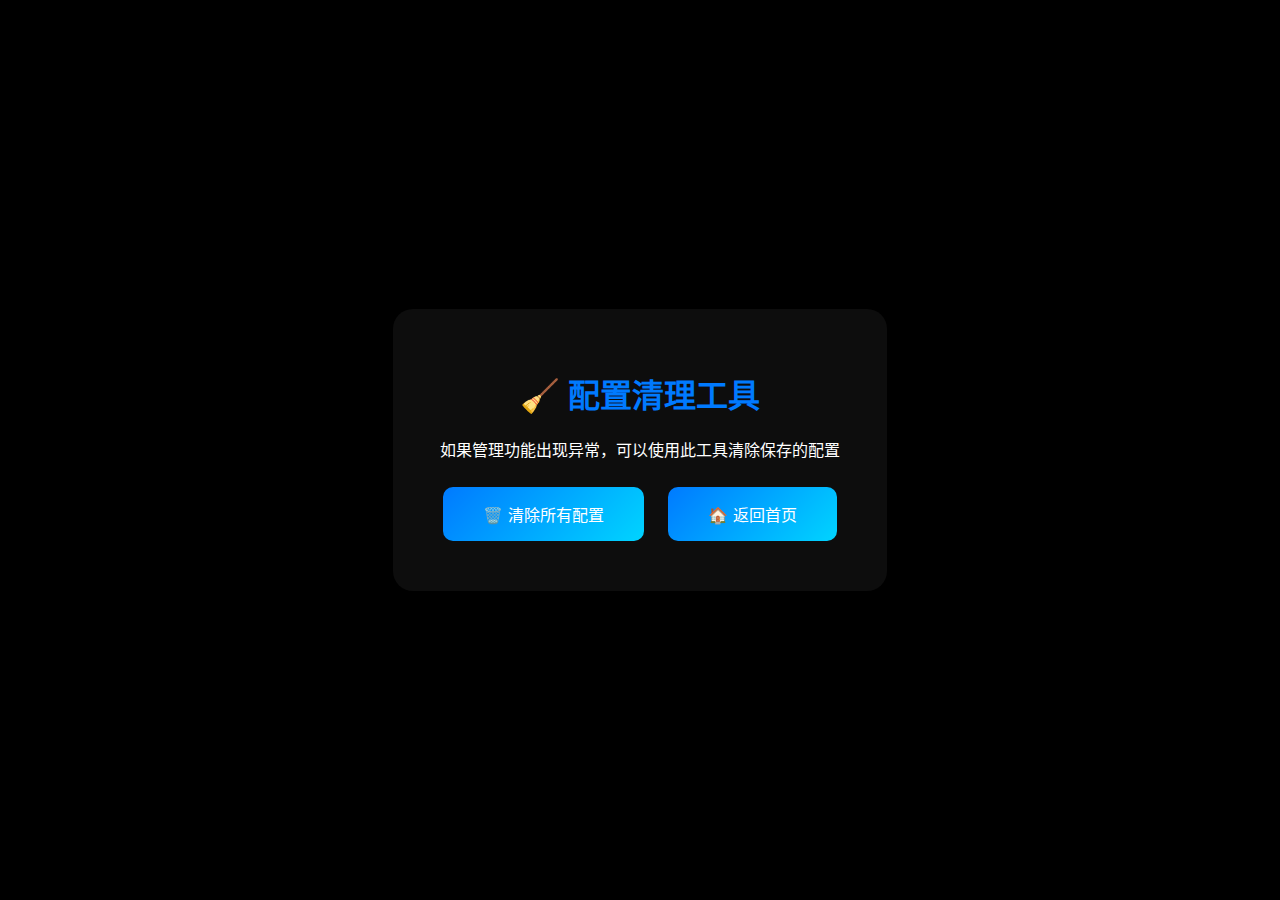
<file: clear.html>
<!DOCTYPE html>
<html lang="zh-CN">
<head>
    <meta charset="UTF-8">
    <meta name="viewport" content="width=device-width, initial-scale=1.0">
    <title>清除配置</title>
    <style>
        body {
            font-family: -apple-system, BlinkMacSystemFont, sans-serif;
            background: #000;
            color: #fff;
            display: flex;
            justify-content: center;
            align-items: center;
            height: 100vh;
            margin: 0;
        }
        .container {
            text-align: center;
            padding: 40px;
            background: rgba(255,255,255,0.05);
            border-radius: 20px;
        }
        h1 { color: #007AFF; }
        button {
            padding: 15px 40px;
            font-size: 16px;
            background: linear-gradient(135deg, #007AFF, #00D4FF);
            border: none;
            border-radius: 10px;
            color: white;
            cursor: pointer;
            margin: 10px;
        }
        button:hover { transform: scale(1.05); }
        .success { color: #34C759; margin-top: 20px; }
    </style>
</head>
<body>
    <div class="container">
        <h1>🧹 配置清理工具</h1>
        <p>如果管理功能出现异常，可以使用此工具清除保存的配置</p>
        <button onclick="clearAll()">🗑️ 清除所有配置</button>
        <button onclick="location.href='/'">🏠 返回首页</button>
        <div id="result"></div>
    </div>
    <script>
        function clearAll() {
            localStorage.removeItem('siteConfig');
            localStorage.removeItem('currentUser');
            localStorage.removeItem('currentRole');
            localStorage.removeItem('loginExpiry');
            document.getElementById('result').innerHTML = 
                '<p class="success">✅ 配置已清除！请返回首页刷新页面</p>';
        }
    </script>
</body>
</html>
</file>
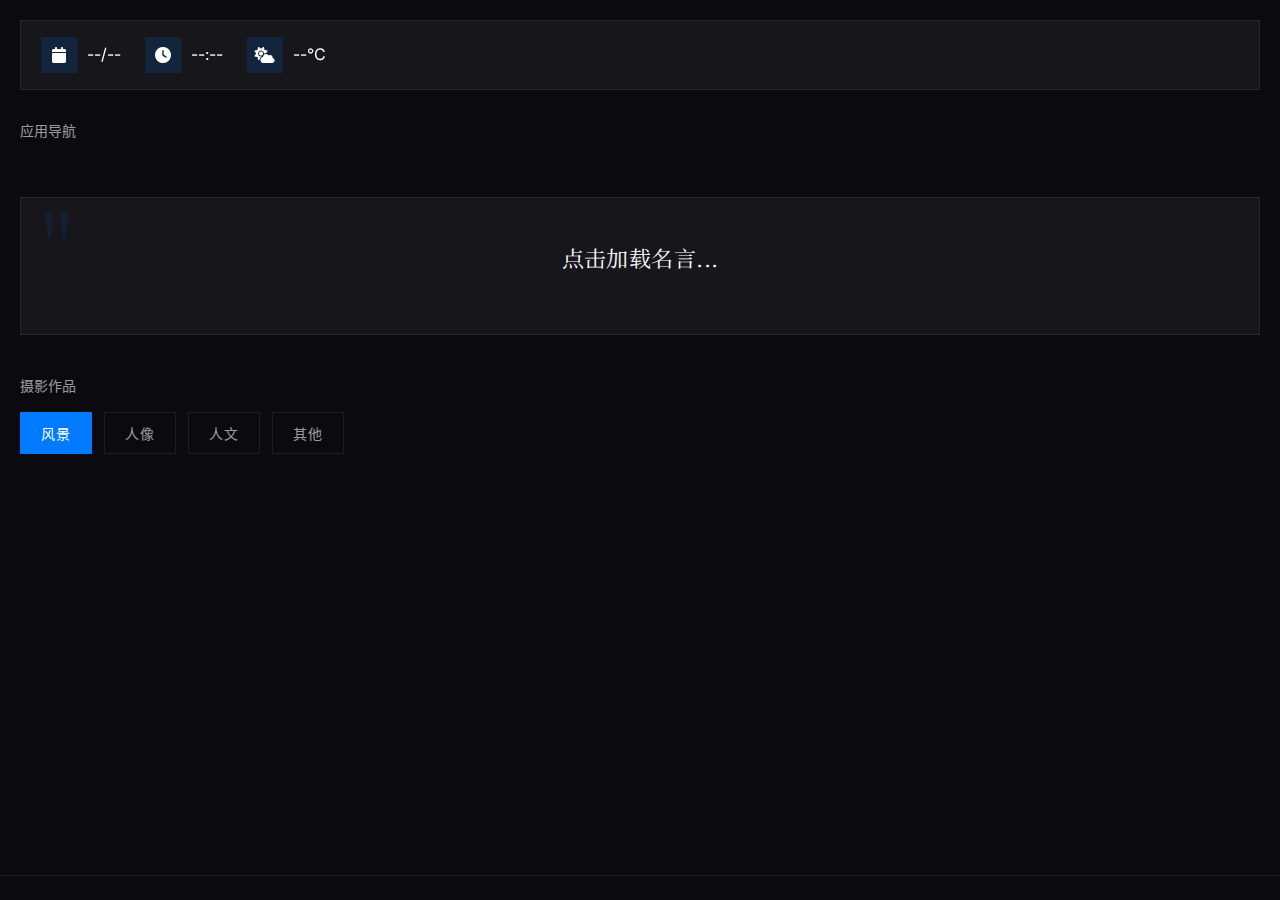
<file: simple.html>
<!DOCTYPE html>
<html lang="zh-CN">
<head>
    <meta charset="UTF-8">
    <meta name="viewport" content="width=device-width, initial-scale=1.0">
    <title>Alix go - 调试版</title>
    <link href="https://fonts.googleapis.com/css2?family=Inter:wght@300;400;500;600;700&family=Noto+Serif+SC:wght@300;400;500;600;700&display=swap" rel="stylesheet">
    <link rel="stylesheet" href="https://cdnjs.cloudflare.com/ajax/libs/font-awesome/6.4.0/css/all.min.css">
    <style>
        :root {
            --primary-blue: #007AFF;
            --bg-dark: #0a0a0f;
            --text-primary: #FFFFFF;
            --text-secondary: rgba(255, 255, 255, 0.6);
            --card-bg: rgba(255, 255, 255, 0.05);
            --card-border: rgba(255, 255, 255, 0.08);
        }
        * { margin: 0; padding: 0; box-sizing: border-box; }
        body { 
            font-family: 'Inter', -apple-system, BlinkMacSystemFont, sans-serif; 
            background: var(--bg-dark); 
            color: var(--text-primary); 
            min-height: 100vh;
            padding: 20px;
            line-height: 1.6;
        }
        
        /* 状态栏 */
        .status-bar { 
            display: flex; 
            gap: 24px; 
            padding: 16px 20px; 
            background: var(--card-bg);
            border: 1px solid var(--card-border);
            border-radius: 0; 
            margin-bottom: 30px;
            backdrop-filter: blur(10px);
        }
        .status-item { display: flex; align-items: center; gap: 10px; }
        .status-icon { 
            width: 36px; height: 36px; 
            background: rgba(0, 122, 255, 0.15); 
            border-radius: 0; 
            display: flex; align-items: center; justify-content: center;
            font-size: 16px;
        }
        
        /* 应用导航 */
        .apps-section { margin-bottom: 30px; }
        .section-title { font-size: 14px; color: var(--text-secondary); margin-bottom: 15px; text-transform: uppercase; }
        .apps-grid { 
            display: grid; 
            grid-template-columns: repeat(auto-fill, minmax(140px, 1fr)); 
            gap: 14px; 
        }
        .app-item { 
            background: var(--card-bg);
            border: 1px solid var(--card-border);
            border-radius: 8px; 
            padding: 24px 20px; 
            text-align: center; 
            text-decoration: none; 
            color: white;
            transition: all 0.25s cubic-bezier(0.4, 0, 0.2, 1);
            backdrop-filter: blur(10px);
        }
        .app-item:hover { 
            background: rgba(255, 255, 255, 0.1); 
            border-color: rgba(255, 255, 255, 0.15);
            transform: translateY(-3px);
            box-shadow: 0 10px 30px rgba(0, 122, 255, 0.15);
        }
        .app-icon { font-size: 32px; margin-bottom: 8px; }
        .app-name { font-size: 14px; }
        
        /* 底部收藏 */
        .favorites-bar { 
            position: fixed; 
            bottom: 0; left: 0; right: 0; 
            display: flex; 
            justify-content: center; 
            gap: 8px; 
            padding: 12px; 
            background: rgba(10, 10, 15, 0.9); 
            border-top: 1px solid var(--card-border);
            backdrop-filter: blur(20px);
        }
        .fav-item { 
            color: var(--text-secondary); 
            text-decoration: none; 
            font-size: 18px;
            width: 44px;
            height: 44px;
            display: flex;
            align-items: center;
            justify-content: center;
            border-radius: 0;
            background: transparent;
            border: 1px solid transparent;
            transition: all 0.2s;
        }
        .fav-item:hover { 
            color: white; 
            background: rgba(255, 255, 255, 0.05);
            border-color: var(--card-border);
            transform: translateY(-2px);
        }
        
        /* 名言区域 */
        .quote-section { 
            margin: 40px 0; 
            padding: 40px; 
            background: var(--card-bg);
            border: 1px solid var(--card-border);
            border-radius: 0; 
            text-align: center;
            cursor: pointer;
            position: relative;
            overflow: hidden;
        }
        .quote-section::before {
            content: '"';
            position: absolute;
            top: 10px;
            left: 20px;
            font-size: 80px;
            color: rgba(0, 122, 255, 0.1);
            font-family: 'Noto Serif SC', serif;
            line-height: 1;
        }
        .quote-text { 
            font-size: 22px; 
            line-height: 1.8; 
            margin-bottom: 16px; 
            font-family: 'Noto Serif SC', serif;
            font-weight: 400;
            letter-spacing: 0.02em;
        }
        .quote-author { 
            font-size: 14px; 
            color: var(--text-secondary);
            font-style: italic;
        }
        
        /* 摄影作品 */
        .gallery-section { margin: 40px 0; }
        .gallery-tabs { display: flex; gap: 12px; margin-bottom: 20px; }
        .gallery-tab { 
            padding: 10px 20px; 
            background: transparent;
            border: 1px solid var(--card-border);
            color: var(--text-secondary); 
            border-radius: 0; 
            cursor: pointer;
            transition: all 0.2s;
            font-size: 14px;
            text-transform: uppercase;
            letter-spacing: 1px;
        }
        .gallery-tab:hover {
            border-color: rgba(255, 255, 255, 0.3);
            color: white;
        }
        .gallery-tab.active { 
            background: var(--primary-blue);
            border-color: var(--primary-blue);
            color: white;
        }
        .gallery-grid { 
            display: grid; 
            grid-template-columns: repeat(3, 1fr); 
            gap: 2px; 
        }
        .gallery-item {
            aspect-ratio: 3/4;
            overflow: hidden;
            background: var(--card-bg);
        }
        .gallery-item img {
            width: 100%;
            height: 100%;
            object-fit: cover;
            transition: transform 0.4s ease;
        }
        .gallery-item:hover img {
            transform: scale(1.05);
        }
        .gallery-item { 
            aspect-ratio: 3/4; 
            background: rgba(255, 255, 255, 0.1); 
            border-radius: 12px; 
            overflow: hidden;
        }
        .gallery-item img { width: 100%; height: 100%; object-fit: cover; }
        
        .debug-info { 
            position: fixed; 
            top: 10px; right: 10px; 
            background: rgba(255, 0, 0, 0.8); 
            color: white; 
            padding: 10px; 
            border-radius: 8px; 
            font-size: 12px;
            max-width: 300px;
            z-index: 1000;
        }
    </style>
</head>
<body>
    <!-- 状态栏 -->
    <div class="status-bar">
        <div class="status-item">
            <div class="status-icon"><i class="fas fa-calendar"></i></div>
            <span id="current-date">--/--</span>
        </div>
        <div class="status-item">
            <div class="status-icon"><i class="fas fa-clock"></i></div>
            <span id="current-time">--:--</span>
        </div>
        <div class="status-item" id="weather-item" style="cursor: pointer;">
            <div class="status-icon"><i class="fas fa-cloud-sun"></i></div>
            <span id="weather-info">--°C</span>
        </div>
    </div>
    
    <!-- 应用导航 -->
    <div class="apps-section">
        <div class="section-title">应用导航</div>
        <div class="apps-grid" id="apps-grid">
            <!-- 动态生成 -->
        </div>
    </div>
    
    <!-- 每日名言 -->
    <div class="quote-section" id="quote-container">
        <div class="quote-text" id="quote-text">点击加载名言...</div>
        <div class="quote-author" id="quote-author"></div>
    </div>
    
    <!-- 摄影作品 -->
    <div class="gallery-section">
        <div class="section-title">摄影作品</div>
        <div class="gallery-tabs">
            <button class="gallery-tab active" data-category="landscape">风景</button>
            <button class="gallery-tab" data-category="portrait">人像</button>
            <button class="gallery-tab" data-category="humanity">人文</button>
            <button class="gallery-tab" data-category="other">其他</button>
        </div>
        <div class="gallery-grid" id="gallery-grid"></div>
    </div>
    
    <!-- 底部收藏 -->
    <div class="favorites-bar" id="favorites-bar"></div>

    <script>
        // 全局错误捕获
        window.onerror = function(msg, url, line, col, error) {
            console.error(`ERROR: ${msg} (line ${line})`);
            return false;
        };
        
        try {
            
            // 默认配置
            const DEFAULT_CONFIG = {
                apps: [
                    { icon: '📊', name: 'Grafana', url: 'http://localhost:3000' },
                    { icon: '🐳', name: 'Portainer', url: 'http://localhost:9000' },
                    { icon: '🎬', name: 'Jellyfin', url: 'http://localhost:8096' },
                    { icon: '☁️', name: 'AList', url: 'http://localhost:5244' },
                    { icon: '🤖', name: '青龙', url: 'http://localhost:5700' },
                    { icon: '🎵', name: 'Navidrome', url: 'http://localhost:4533' },
                ],
                favorites: [
                    { icon: '🐙', name: 'GitHub', url: 'https://github.com' },
                    { icon: '💻', name: 'Stack', url: 'https://stackoverflow.com' },
                    { icon: '🗣️', name: 'V2EX', url: 'https://www.v2ex.com' },
                    { icon: '❓', name: '知乎', url: 'https://www.zhihu.com' },
                ],
                quotes: [
                    { text: "生活中不缺少美，只是缺少发现美的眼睛。", author: "罗丹" },
                    { text: "Stay hungry, stay foolish.", author: "Steve Jobs" },
                    { text: "千里之行，始于足下。", author: "老子" },
                ]
            };
            
            // 加载配置
            let config;
            try {
                const saved = localStorage.getItem('siteConfig');
                config = saved ? JSON.parse(saved) : JSON.parse(JSON.stringify(DEFAULT_CONFIG));
                log('配置加载成功');
            } catch(e) {
                config = JSON.parse(JSON.stringify(DEFAULT_CONFIG));
                log('使用默认配置');
            }
            
            // 1. 时间日期
            function updateDateTime() {
                try {
                    const now = new Date();
                    const beijingTime = new Date(now.toLocaleString("en-US", {timeZone: "Asia/Shanghai"}));
                    const month = beijingTime.getMonth() + 1;
                    const day = beijingTime.getDate();
                    const hours = String(beijingTime.getHours()).padStart(2, '0');
                    const minutes = String(beijingTime.getMinutes()).padStart(2, '0');
                    
                    const dateEl = document.getElementById('current-date');
                    const timeEl = document.getElementById('current-time');
                    
                    if (dateEl) dateEl.textContent = `${month}/${day}`;
                    if (timeEl) timeEl.textContent = `${hours}:${minutes}`;
                } catch(e) {
                    log('时间更新错误: ' + e.message);
                }
            }
            
            setInterval(updateDateTime, 1000);
            updateDateTime();
            log('✓ 时间日期已启动');
            
            // 2. 天气
            async function getWeather() {
                try {
                    const weatherEl = document.getElementById('weather-info');
                    if (!weatherEl) return;
                    
                    weatherEl.textContent = '加载中...';
                    
                    // 使用一个更简单的API
                    const response = await fetch('https://api.open-meteo.com/v1/forecast?latitude=39.9042&longitude=116.4074&current_weather=true');
                    if (response.ok) {
                        const data = await response.json();
                        const temp = Math.round(data.current_weather.temperature);
                        weatherEl.textContent = `北京 ${temp}°C`;
                        log('✓ 天气加载成功');
                    } else {
                        throw new Error('Weather API error');
                    }
                } catch(e) {
                    log('天气错误: ' + e.message);
                    const weatherEl = document.getElementById('weather-info');
                    if (weatherEl) weatherEl.textContent = '北京 --°C';
                }
            }
            
            getWeather();
            
            // 3. 应用导航
            function renderApps() {
                try {
                    const grid = document.getElementById('apps-grid');
                    if (!grid) {
                        log('错误: 找不到 apps-grid');
                        return;
                    }
                    
                    grid.innerHTML = config.apps.map(app => `
                        <a href="${app.url}" class="app-item" target="_blank">
                            <div class="app-icon">${app.icon}</div>
                            <div class="app-name">${app.name}</div>
                        </a>
                    `).join('');
                    log('✓ 应用导航已渲染');
                } catch(e) {
                    log('应用导航错误: ' + e.message);
                }
            }
            
            renderApps();
            
            // 4. 底部收藏
            function renderFavorites() {
                try {
                    const bar = document.getElementById('favorites-bar');
                    if (!bar) return;
                    
                    bar.innerHTML = config.favorites.map(fav => `
                        <a href="${fav.url}" class="fav-item" target="_blank" title="${fav.name}">${fav.icon}</a>
                    `).join('');
                    log('✓ 收藏已渲染');
                } catch(e) {
                    log('收藏错误: ' + e.message);
                }
            }
            
            renderFavorites();
            
            // 5. 每日名言
            let currentQuoteIndex = 0;
            
            function showQuote() {
                try {
                    const textEl = document.getElementById('quote-text');
                    const authorEl = document.getElementById('quote-author');
                    
                    if (!textEl || !authorEl) return;
                    
                    const quote = config.quotes[currentQuoteIndex % config.quotes.length];
                    textEl.textContent = quote.text;
                    authorEl.textContent = '— ' + quote.author;
                } catch(e) {
                    log('名言错误: ' + e.message);
                }
            }
            
            document.getElementById('quote-container').addEventListener('click', () => {
                currentQuoteIndex++;
                showQuote();
                log('名言已切换');
            });
            
            showQuote();
            log('✓ 名言已显示');
            
            // 6. 摄影作品
            const galleryImages = {
                landscape: [
                    { url: 'https://images.unsplash.com/photo-1506905925346-21bda4d32df4?w=400&h=500&fit=crop', title: '阿尔卑斯山' },
                    { url: 'https://images.unsplash.com/photo-1433086966358-54859d0ed716?w=400&h=500&fit=crop', title: '瀑布森林' },
                    { url: 'https://images.unsplash.com/photo-1470071459604-3b5ec3a7fe05?w=400&h=500&fit=crop', title: '迷雾山谷' },
                ],
                portrait: [
                    { url: 'https://images.unsplash.com/photo-1531746020798-e6953c6e8e04?w=400&h=500&fit=crop', title: '光影肖像' },
                    { url: 'https://images.unsplash.com/photo-1534528741775-53994a69daeb?w=400&h=500&fit=crop', title: '城市女孩' },
                    { url: 'https://images.unsplash.com/photo-1507003211169-0a1dd7228f2d?w=400&h=500&fit=crop', title: '阳光少年' },
                ],
                humanity: [
                    { url: 'https://images.unsplash.com/photo-1516826957135-700dedea698c?w=400&h=500&fit=crop', title: '老街巷弄' },
                    { url: 'https://images.unsplash.com/photo-1517457373958-b7bdd4587205?w=400&h=500&fit=crop', title: '市集热闹' },
                    { url: 'https://images.unsplash.com/photo-1516321318423-f06f85e504b3?w=400&h=500&fit=crop', title: '工匠手艺' },
                ],
                other: [
                    { url: 'https://images.unsplash.com/photo-1550684848-fac1c5b4e853?w=400&h=500&fit=crop', title: '霓虹都市' },
                    { url: 'https://images.unsplash.com/photo-1494438639946-1ebd1d20bf85?w=400&h=500&fit=crop', title: '极简建筑' },
                    { url: 'https://images.unsplash.com/photo-1558591710-4b4a1ae0f04d?w=400&h=500&fit=crop', title: '抽象色彩' },
                ]
            };
            
            let currentCategory = 'landscape';
            
            function renderGallery(category) {
                try {
                    const grid = document.getElementById('gallery-grid');
                    if (!grid) return;
                    
                    const images = galleryImages[category];
                    grid.innerHTML = images.map(img => `
                        <div class="gallery-item">
                            <img src="${img.url}" alt="${img.title}" loading="lazy">
                        </div>
                    `).join('');
                    log('✓ 画廊已渲染: ' + category);
                } catch(e) {
                    log('画廊错误: ' + e.message);
                }
            }
            
            document.querySelectorAll('.gallery-tab').forEach(tab => {
                tab.addEventListener('click', () => {
                    document.querySelectorAll('.gallery-tab').forEach(t => t.classList.remove('active'));
                    tab.classList.add('active');
                    currentCategory = tab.dataset.category;
                    renderGallery(currentCategory);
                });
            });
            
            renderGallery('landscape');
            
            log('=== 所有模块初始化完成 ===');
            
        } catch(e) {
            log('严重错误: ' + e.message);
            console.error(e);
        }
    </script>
</body>
</html>
</file>
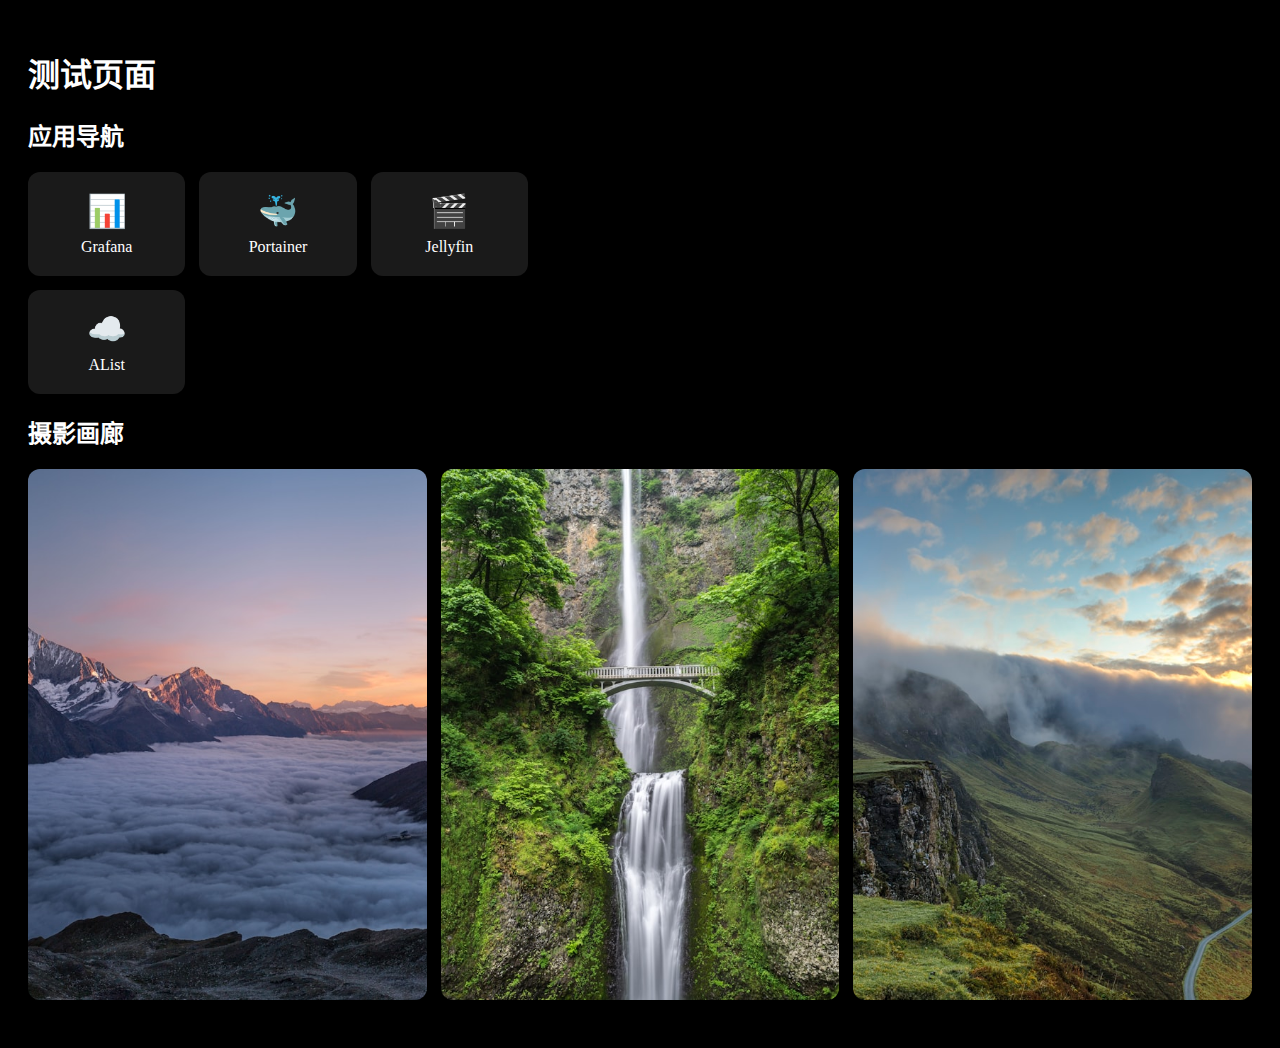
<file: test-page.html>
<!DOCTYPE html>
<html lang="zh-CN">
<head>
    <meta charset="UTF-8">
    <meta name="viewport" content="width=device-width, initial-scale=1.0">
    <title>测试页面</title>
    <link rel="stylesheet" href="icons/fontawesome/fontawesome-free-6.4.0-web/css/all.min.css">
    <style>
        body { background: #000; color: #fff; padding: 20px; }
        .test-section { margin: 20px 0; }
        .apps-grid { display: grid; grid-template-columns: repeat(3, 1fr); gap: 14px; max-width: 500px; }
        .app-item { background: rgba(255,255,255,0.1); padding: 20px; text-align: center; border-radius: 12px; text-decoration: none; color: #fff; }
        .app-icon { font-size: 32px; margin-bottom: 8px; }
        .gallery-grid { display: grid; grid-template-columns: repeat(3, 1fr); gap: 14px; }
        .gallery-item { aspect-ratio: 3/4; background: rgba(255,255,255,0.1); border-radius: 12px; overflow: hidden; }
        .gallery-item img { width: 100%; height: 100%; object-fit: cover; }
    </style>
</head>
<body>
    <h1>测试页面</h1>
    
    <div class="test-section">
        <h2>应用导航</h2>
        <div class="apps-grid" id="apps-grid"></div>
    </div>
    
    <div class="test-section">
        <h2>摄影画廊</h2>
        <div class="gallery-grid" id="gallery-grid"></div>
    </div>
    
    <script>
        const DEFAULT_APPS = [
            { icon: '📊', name: 'Grafana', url: 'http://localhost:3000' },
            { icon: '🐳', name: 'Portainer', url: 'http://localhost:9000' },
            { icon: '🎬', name: 'Jellyfin', url: 'http://localhost:8096' },
            { icon: '☁️', name: 'AList', url: 'http://localhost:5244' }
        ];
        
        const GALLERY_IMAGES = {
            landscape: [
                { url: 'images/landscape/alps.jpg', title: '阿尔卑斯山' },
                { url: 'images/landscape/waterfall.jpg', title: '瀑布' },
                { url: 'images/landscape/fog.jpg', title: '迷雾' }
            ]
        };
        
        function renderApps() {
            const grid = document.getElementById('apps-grid');
            grid.innerHTML = DEFAULT_APPS.map(app => `
                <a href="${app.url}" class="app-item" target="_blank">
                    <div class="app-icon">${app.icon}</div>
                    <div class="app-name">${app.name}</div>
                </a>
            `).join('');
        }
        
        function renderGallery() {
            const grid = document.getElementById('gallery-grid');
            grid.innerHTML = GALLERY_IMAGES.landscape.map(img => `
                <div class="gallery-item">
                    <img src="${img.url}" alt="${img.title}">
                </div>
            `).join('');
        }
        
        renderApps();
        renderGallery();
        console.log('测试页面加载完成');
    </script>
</body>
</html>
</file>
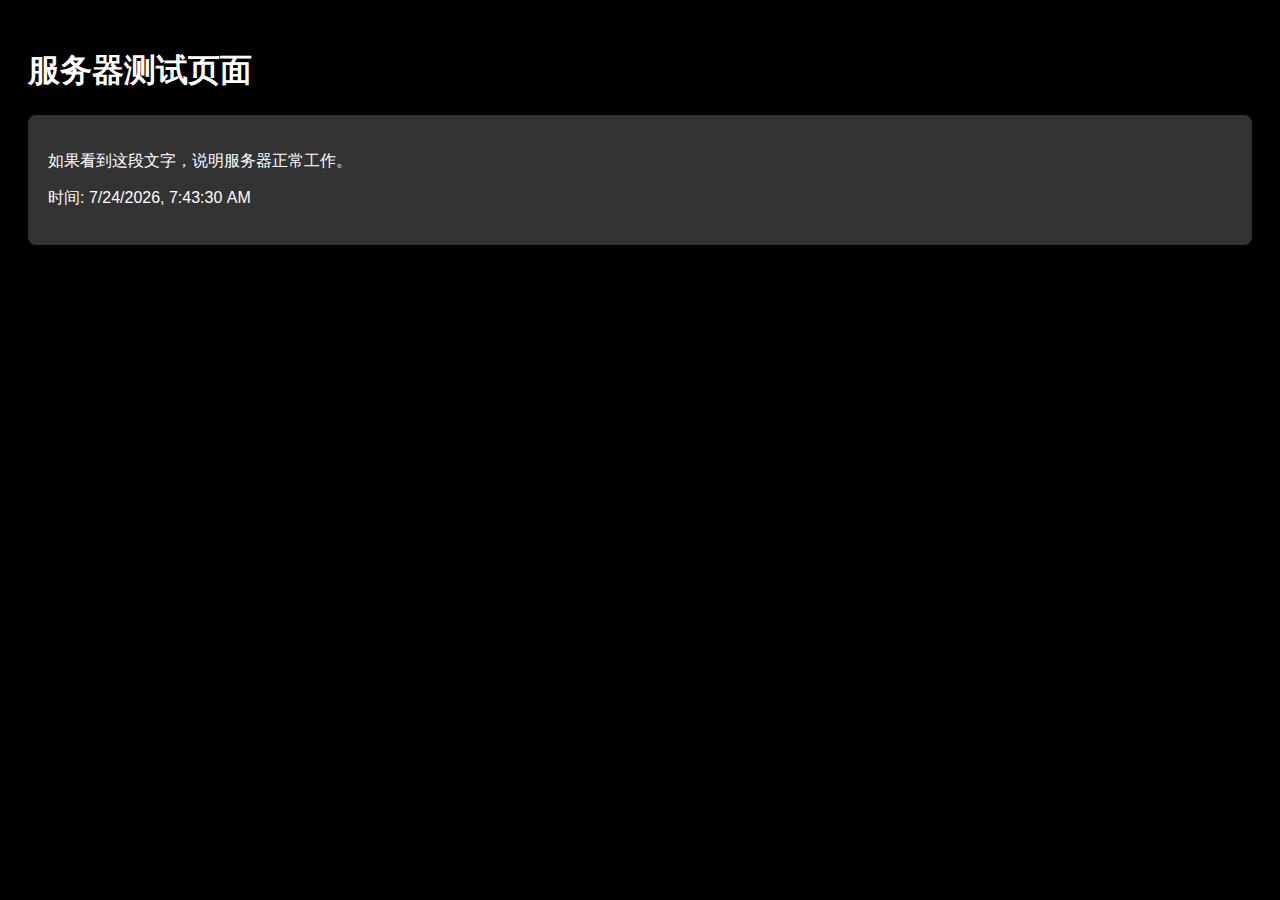
<file: test-simple.html>
<!DOCTYPE html>
<html>
<head>
    <meta charset="UTF-8">
    <title>Test Page</title>
    <style>
        body { background: #000; color: #fff; font-family: sans-serif; padding: 20px; }
        .test-box { background: #333; padding: 20px; margin: 10px 0; border-radius: 8px; }
    </style>
</head>
<body>
    <h1>服务器测试页面</h1>
    <div class="test-box">
        <p>如果看到这段文字，说明服务器正常工作。</p>
        <p>时间: <span id="time"></span></p>
    </div>
    <script>
        document.getElementById('time').textContent = new Date().toLocaleString();
    </script>
</body>
</html>
</file>
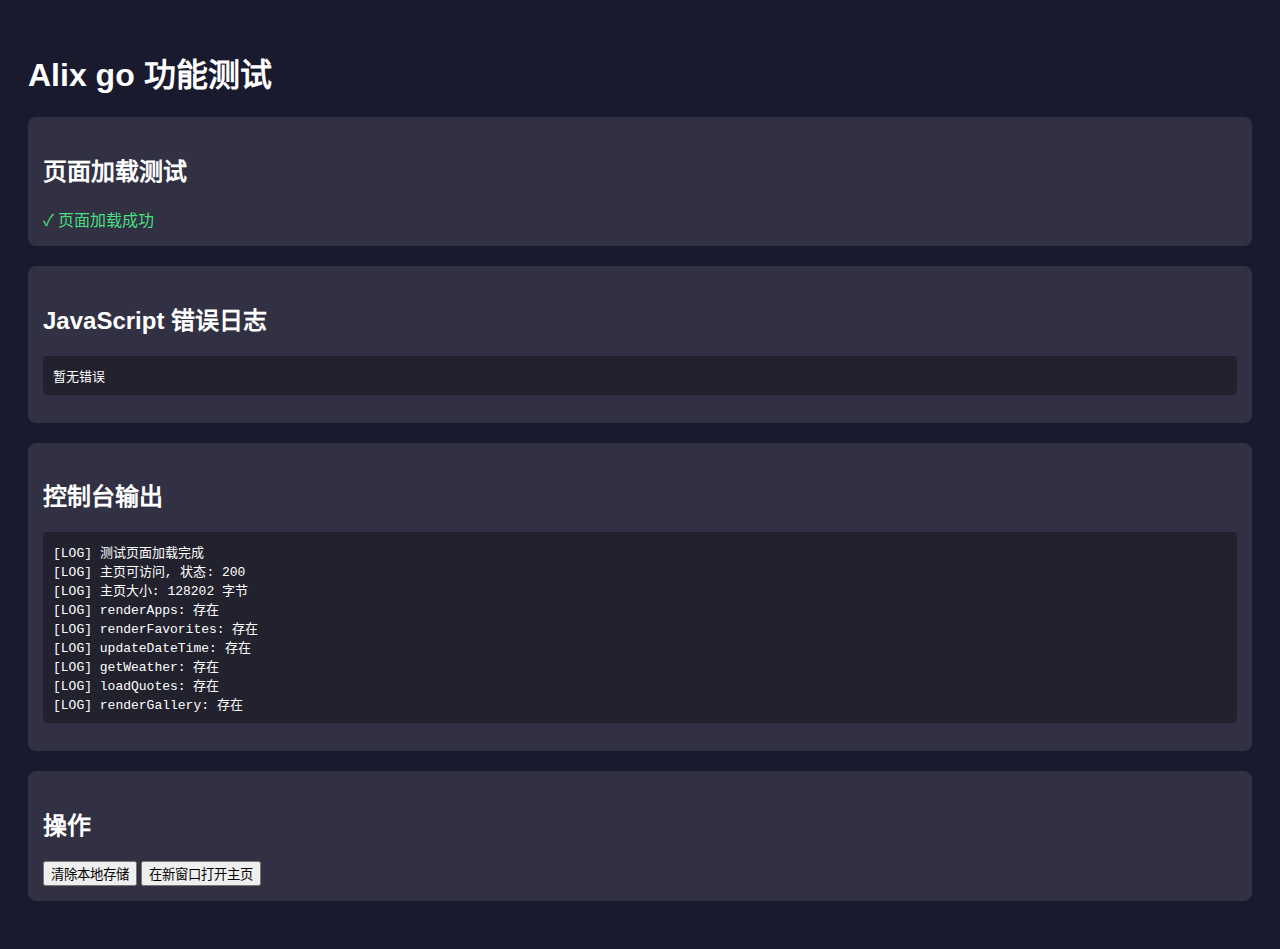
<file: test.html>
<!DOCTYPE html>
<html lang="zh-CN">
<head>
    <meta charset="UTF-8">
    <title>功能测试</title>
    <style>
        body { font-family: sans-serif; padding: 20px; background: #1a1a2e; color: white; }
        .test-section { margin: 20px 0; padding: 15px; background: rgba(255,255,255,0.1); border-radius: 8px; }
        .pass { color: #4ade80; }
        .fail { color: #f87171; }
        pre { background: rgba(0,0,0,0.3); padding: 10px; border-radius: 4px; overflow-x: auto; }
    </style>
</head>
<body>
    <h1>Alix go 功能测试</h1>
    
    <div class="test-section">
        <h2>页面加载测试</h2>
        <div id="load-test">测试页面加载...</div>
    </div>
    
    <div class="test-section">
        <h2>JavaScript 错误日志</h2>
        <pre id="error-log">暂无错误</pre>
    </div>
    
    <div class="test-section">
        <h2>控制台输出</h2>
        <pre id="console-log">等待输出...</pre>
    </div>
    
    <div class="test-section">
        <h2>操作</h2>
        <button onclick="clearStorage()">清除本地存储</button>
        <button onclick="testMainPage()">在新窗口打开主页</button>
        <div id="storage-status"></div>
    </div>

    <script>
        const errors = [];
        const logs = [];
        
        // 捕获错误
        window.onerror = function(msg, url, line, col, error) {
            const err = `[${line}:${col}] ${msg}`;
            errors.push(err);
            document.getElementById('error-log').textContent = errors.join('\n');
            return false;
        };
        
        // 捕获控制台日志
        const originalLog = console.log;
        const originalError = console.error;
        
        console.log = function(...args) {
            logs.push('[LOG] ' + args.join(' '));
            updateLog();
            originalLog.apply(console, args);
        };
        
        console.error = function(...args) {
            logs.push('[ERROR] ' + args.join(' '));
            updateLog();
            originalError.apply(console, args);
        };
        
        function updateLog() {
            document.getElementById('console-log').textContent = logs.join('\n');
        }
        
        // 页面加载测试
        window.onload = function() {
            document.getElementById('load-test').innerHTML = '<span class="pass">✓ 页面加载成功</span>';
            console.log('测试页面加载完成');
        };
        
        // 清除存储
        function clearStorage() {
            try {
                localStorage.clear();
                document.getElementById('storage-status').innerHTML = '<span class="pass">✓ 本地存储已清除</span>';
                console.log('本地存储已清除');
            } catch(e) {
                document.getElementById('storage-status').innerHTML = '<span class="fail">✗ 错误: ' + e.message + '</span>';
            }
        }
        
        // 打开主页
        function testMainPage() {
            window.open('/index.html', '_blank');
        }
        
        // 检查主页状态
        fetch('/index.html')
            .then(r => {
                console.log('主页可访问, 状态:', r.status);
                return r.text();
            })
            .then(text => {
                console.log('主页大小:', text.length, '字节');
                
                // 检查关键函数
                const checks = [
                    ['renderApps', text.includes('function renderApps')],
                    ['renderFavorites', text.includes('function renderFavorites')],
                    ['updateDateTime', text.includes('function updateDateTime')],
                    ['getWeather', text.includes('function getWeather')],
                    ['loadQuotes', text.includes('function loadQuotes')],
                    ['renderGallery', text.includes('function renderGallery')],
                ];
                
                checks.forEach(([name, exists]) => {
                    console.log(`${name}: ${exists ? '存在' : '缺失'}`);
                });
            })
            .catch(e => {
                console.error('获取主页失败:', e.message);
            });
    </script>
</body>
</html>
</file>
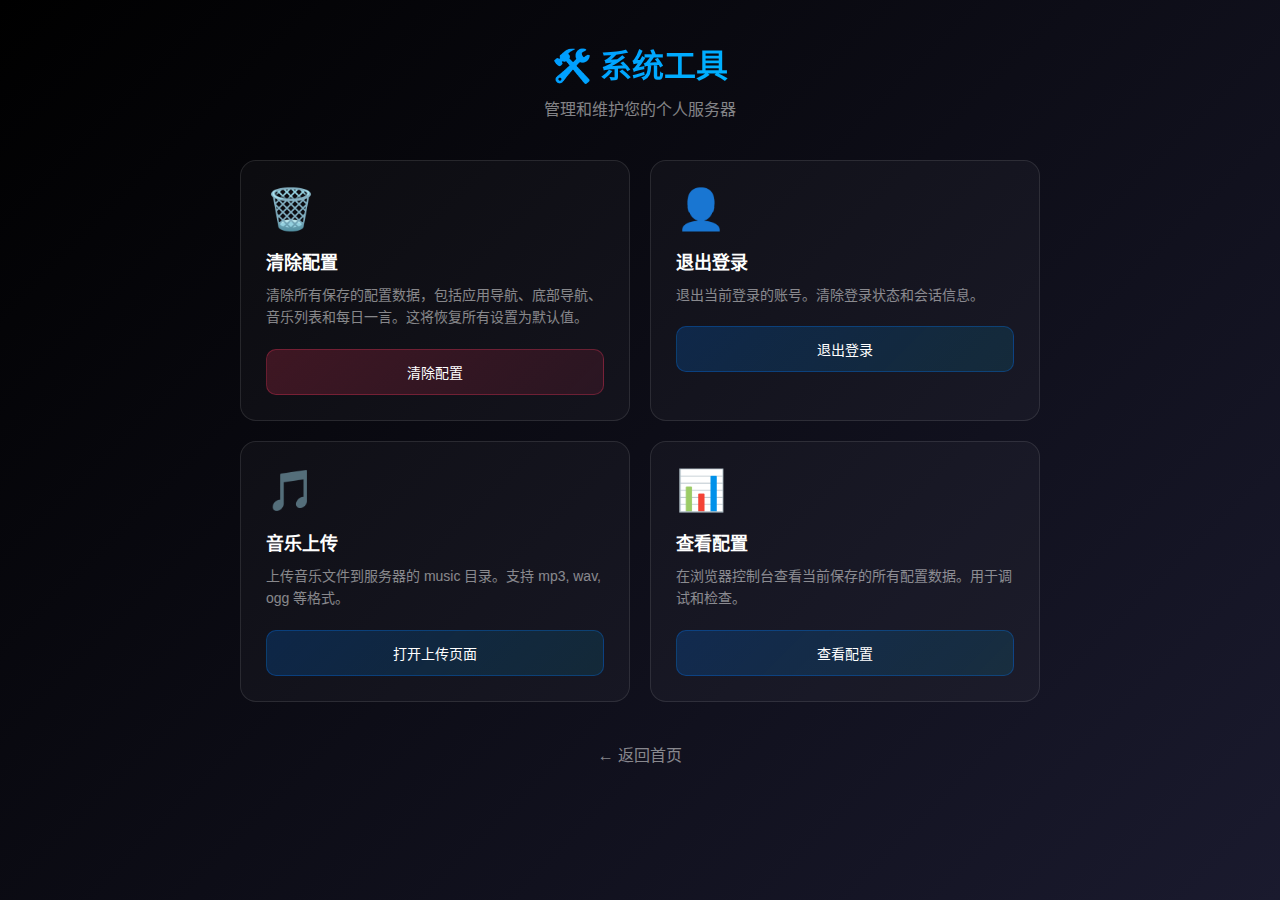
<file: tools.html>
<!DOCTYPE html>
<html lang="zh-CN">
<head>
    <meta charset="UTF-8">
    <meta name="viewport" content="width=device-width, initial-scale=1.0">
    <title>系统工具</title>
    <style>
        * { margin: 0; padding: 0; box-sizing: border-box; }
        body {
            font-family: -apple-system, BlinkMacSystemFont, sans-serif;
            background: linear-gradient(135deg, #000000, #1a1a2e);
            color: #fff;
            min-height: 100vh;
            padding: 40px 20px;
        }
        .container {
            max-width: 800px;
            margin: 0 auto;
        }
        h1 {
            text-align: center;
            margin-bottom: 10px;
            background: linear-gradient(135deg, #007AFF, #00D4FF);
            -webkit-background-clip: text;
            -webkit-text-fill-color: transparent;
        }
        .subtitle {
            text-align: center;
            color: rgba(255,255,255,0.5);
            margin-bottom: 40px;
        }
        .tools-grid {
            display: grid;
            grid-template-columns: repeat(auto-fit, minmax(300px, 1fr));
            gap: 20px;
        }
        .tool-card {
            background: rgba(255,255,255,0.03);
            border: 1px solid rgba(255,255,255,0.1);
            border-radius: 16px;
            padding: 25px;
            transition: all 0.3s ease;
        }
        .tool-card:hover {
            border-color: rgba(0,122,255,0.3);
            transform: translateY(-2px);
        }
        .tool-icon {
            font-size: 40px;
            margin-bottom: 15px;
        }
        .tool-title {
            font-size: 18px;
            margin-bottom: 10px;
        }
        .tool-desc {
            color: rgba(255,255,255,0.5);
            font-size: 14px;
            margin-bottom: 20px;
            line-height: 1.6;
        }
        .tool-btn {
            background: linear-gradient(135deg, rgba(0,122,255,0.2), rgba(0,212,255,0.1));
            border: 1px solid rgba(0,122,255,0.3);
            border-radius: 10px;
            padding: 12px 24px;
            color: #fff;
            font-size: 14px;
            cursor: pointer;
            transition: all 0.3s ease;
            width: 100%;
        }
        .tool-btn:hover {
            background: linear-gradient(135deg, rgba(0,122,255,0.3), rgba(0,212,255,0.2));
        }
        .tool-btn.danger {
            background: linear-gradient(135deg, rgba(255,55,95,0.2), rgba(255,55,95,0.1));
            border-color: rgba(255,55,95,0.3);
        }
        .tool-btn.danger:hover {
            background: linear-gradient(135deg, rgba(255,55,95,0.3), rgba(255,55,95,0.2));
        }
        .back-link {
            display: block;
            text-align: center;
            margin-top: 40px;
            color: rgba(255,255,255,0.5);
            text-decoration: none;
            transition: color 0.3s;
        }
        .back-link:hover {
            color: #007AFF;
        }
        .status-msg {
            margin-top: 15px;
            padding: 12px;
            border-radius: 8px;
            font-size: 14px;
            display: none;
        }
        .status-msg.success {
            background: rgba(52,199,89,0.1);
            border: 1px solid rgba(52,199,89,0.3);
            color: #34C759;
            display: block;
        }
        .status-msg.error {
            background: rgba(255,55,95,0.1);
            border: 1px solid rgba(255,55,95,0.3);
            color: #FF375F;
            display: block;
        }
    </style>
</head>
<body>
    <div class="container">
        <h1>🛠️ 系统工具</h1>
        <p class="subtitle">管理和维护您的个人服务器</p>
        
        <div class="tools-grid">
            <div class="tool-card">
                <div class="tool-icon">🗑️</div>
                <h3 class="tool-title">清除配置</h3>
                <p class="tool-desc">清除所有保存的配置数据，包括应用导航、底部导航、音乐列表和每日一言。这将恢复所有设置为默认值。</p>
                <button class="tool-btn danger" onclick="clearConfig()">清除配置</button>
                <div class="status-msg" id="config-status"></div>
            </div>
            
            <div class="tool-card">
                <div class="tool-icon">👤</div>
                <h3 class="tool-title">退出登录</h3>
                <p class="tool-desc">退出当前登录的账号。清除登录状态和会话信息。</p>
                <button class="tool-btn" onclick="logout()">退出登录</button>
                <div class="status-msg" id="login-status"></div>
            </div>
            
            <div class="tool-card">
                <div class="tool-icon">🎵</div>
                <h3 class="tool-title">音乐上传</h3>
                <p class="tool-desc">上传音乐文件到服务器的 music 目录。支持 mp3, wav, ogg 等格式。</p>
                <button class="tool-btn" onclick="location.href='upload.html'">打开上传页面</button>
            </div>
            
            <div class="tool-card">
                <div class="tool-icon">📊</div>
                <h3 class="tool-title">查看配置</h3>
                <p class="tool-desc">在浏览器控制台查看当前保存的所有配置数据。用于调试和检查。</p>
                <button class="tool-btn" onclick="viewConfig()">查看配置</button>
            </div>
        </div>
        
        <a href="/" class="back-link">← 返回首页</a>
    </div>
    
    <script>
        function showStatus(id, message, isError) {
            const el = document.getElementById(id);
            el.textContent = message;
            el.className = 'status-msg ' + (isError ? 'error' : 'success');
            setTimeout(() => {
                el.className = 'status-msg';
            }, 3000);
        }
        
        function clearConfig() {
            if (confirm('确定要清除所有配置吗？\n这将删除：\n- 应用导航设置\n- 底部导航设置\n- 音乐列表\n- 每日一言\n\n此操作不可恢复！')) {
                localStorage.removeItem('siteConfig');
                showStatus('config-status', '✅ 配置已清除！请刷新首页查看效果');
            }
        }
        
        function logout() {
            localStorage.removeItem('currentUser');
            localStorage.removeItem('currentRole');
            localStorage.removeItem('loginExpiry');
            showStatus('login-status', '✅ 已退出登录');
        }
        
        function viewConfig() {
            const config = localStorage.getItem('siteConfig');
            if (config) {
                console.log('当前配置:', JSON.parse(config));
                alert('配置已输出到浏览器控制台\n按 F12 打开控制台查看');
            } else {
                alert('暂无保存的配置');
            }
        }
    </script>
</body>
</html>
</file>
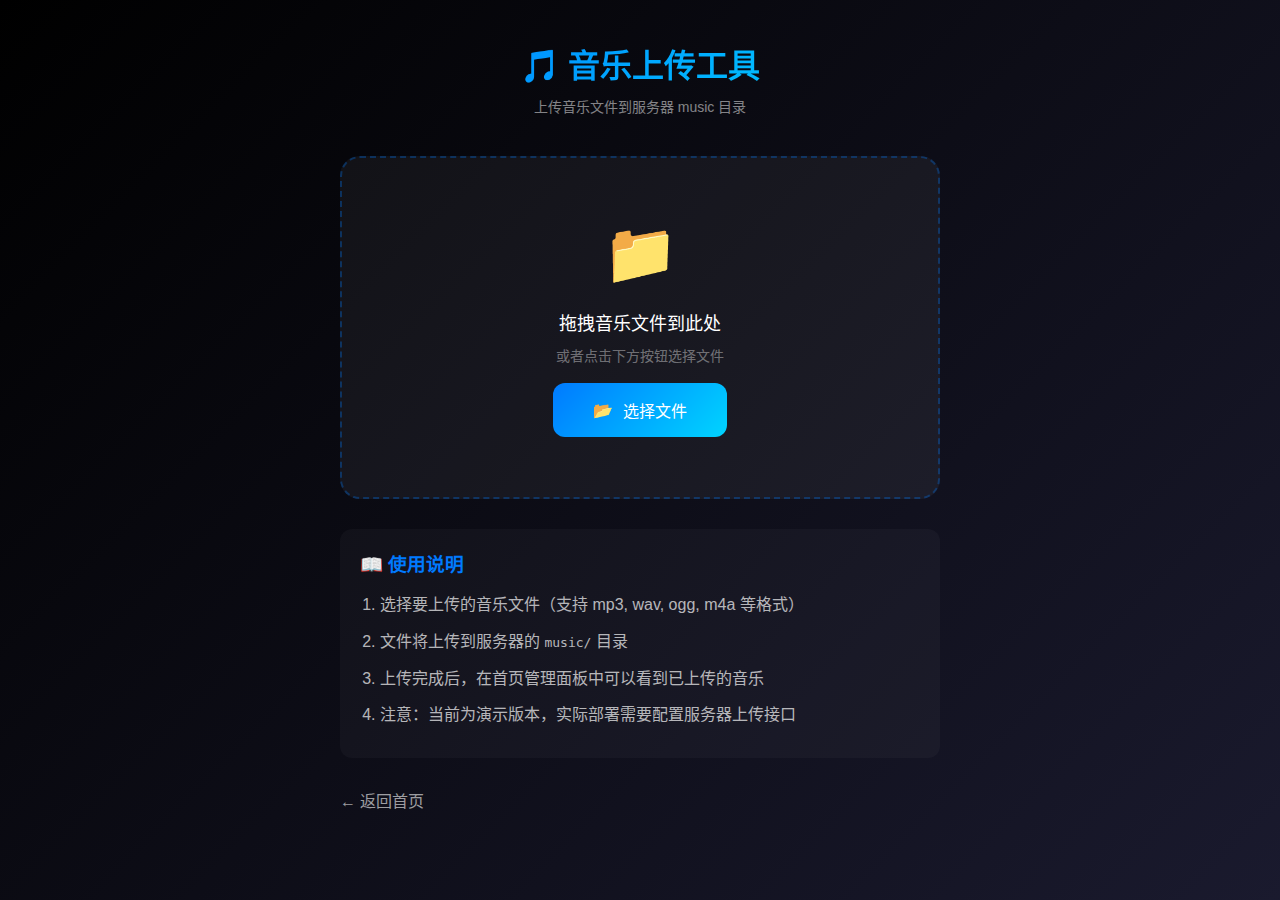
<file: upload.html>
<!DOCTYPE html>
<html lang="zh-CN">
<head>
    <meta charset="UTF-8">
    <meta name="viewport" content="width=device-width, initial-scale=1.0">
    <title>音乐上传工具</title>
    <style>
        * { margin: 0; padding: 0; box-sizing: border-box; }
        body {
            font-family: -apple-system, BlinkMacSystemFont, sans-serif;
            background: linear-gradient(135deg, #000000, #1a1a2e);
            color: #fff;
            min-height: 100vh;
            padding: 40px 20px;
        }
        .container {
            max-width: 600px;
            margin: 0 auto;
        }
        h1 {
            text-align: center;
            margin-bottom: 10px;
            background: linear-gradient(135deg, #007AFF, #00D4FF);
            -webkit-background-clip: text;
            -webkit-text-fill-color: transparent;
        }
        .subtitle {
            text-align: center;
            color: rgba(255,255,255,0.5);
            margin-bottom: 40px;
            font-size: 14px;
        }
        .upload-area {
            background: rgba(255,255,255,0.05);
            border: 2px dashed rgba(0,122,255,0.3);
            border-radius: 20px;
            padding: 60px 40px;
            text-align: center;
            margin-bottom: 30px;
            transition: all 0.3s ease;
        }
        .upload-area:hover {
            border-color: rgba(0,122,255,0.5);
            background: rgba(0,122,255,0.05);
        }
        .upload-area.dragover {
            border-color: #007AFF;
            background: rgba(0,122,255,0.1);
        }
        .upload-icon {
            font-size: 60px;
            margin-bottom: 20px;
        }
        .upload-text {
            font-size: 18px;
            margin-bottom: 10px;
        }
        .upload-hint {
            color: rgba(255,255,255,0.4);
            font-size: 14px;
        }
        input[type="file"] {
            display: none;
        }
        .btn {
            background: linear-gradient(135deg, #007AFF, #00D4FF);
            border: none;
            border-radius: 12px;
            padding: 15px 40px;
            color: white;
            font-size: 16px;
            cursor: pointer;
            transition: all 0.3s ease;
            display: inline-flex;
            align-items: center;
            gap: 10px;
        }
        .btn:hover {
            transform: translateY(-2px);
            box-shadow: 0 10px 30px rgba(0,122,255,0.4);
        }
        .file-list {
            background: rgba(255,255,255,0.03);
            border-radius: 12px;
            padding: 20px;
            margin-top: 20px;
        }
        .file-item {
            display: flex;
            align-items: center;
            gap: 15px;
            padding: 12px;
            background: rgba(255,255,255,0.05);
            border-radius: 10px;
            margin-bottom: 10px;
        }
        .file-item:last-child {
            margin-bottom: 0;
        }
        .file-icon {
            font-size: 24px;
        }
        .file-info {
            flex: 1;
        }
        .file-name {
            font-size: 14px;
            margin-bottom: 4px;
        }
        .file-size {
            font-size: 12px;
            color: rgba(255,255,255,0.4);
        }
        .file-status {
            padding: 6px 12px;
            border-radius: 6px;
            font-size: 12px;
        }
        .file-status.ready {
            background: rgba(0,122,255,0.2);
            color: #007AFF;
        }
        .file-status.success {
            background: rgba(52,199,89,0.2);
            color: #34C759;
        }
        .instructions {
            background: rgba(255,255,255,0.03);
            border-radius: 12px;
            padding: 20px;
            margin-top: 30px;
        }
        .instructions h3 {
            margin-bottom: 15px;
            color: #007AFF;
        }
        .instructions ol {
            padding-left: 20px;
            line-height: 1.8;
            color: rgba(255,255,255,0.7);
        }
        .instructions li {
            margin-bottom: 8px;
        }
        .back-btn {
            display: inline-block;
            margin-top: 30px;
            color: rgba(255,255,255,0.6);
            text-decoration: none;
            transition: color 0.3s;
        }
        .back-btn:hover {
            color: #007AFF;
        }
    </style>
</head>
<body>
    <div class="container">
        <h1>🎵 音乐上传工具</h1>
        <p class="subtitle">上传音乐文件到服务器 music 目录</p>
        
        <div class="upload-area" id="upload-area">
            <div class="upload-icon">📁</div>
            <div class="upload-text">拖拽音乐文件到此处</div>
            <div class="upload-hint">或者点击下方按钮选择文件</div>
            <br>
            <input type="file" id="file-input" accept="audio/*" multiple>
            <button class="btn" onclick="document.getElementById('file-input').click()">
                <span>📂</span>
                <span>选择文件</span>
            </button>
        </div>
        
        <div class="file-list" id="file-list" style="display: none;">
            <h3 style="margin-bottom: 15px;">📋 待上传文件</h3>
            <div id="file-items"></div>
        </div>
        
        <div class="instructions">
            <h3>📖 使用说明</h3>
            <ol>
                <li>选择要上传的音乐文件（支持 mp3, wav, ogg, m4a 等格式）</li>
                <li>文件将上传到服务器的 <code>music/</code> 目录</li>
                <li>上传完成后，在首页管理面板中可以看到已上传的音乐</li>
                <li>注意：当前为演示版本，实际部署需要配置服务器上传接口</li>
            </ol>
        </div>
        
        <a href="/" class="back-btn">← 返回首页</a>
    </div>
    
    <script>
        const uploadArea = document.getElementById('upload-area');
        const fileInput = document.getElementById('file-input');
        const fileList = document.getElementById('file-list');
        const fileItems = document.getElementById('file-items');
        
        let selectedFiles = [];
        
        // 拖拽事件
        uploadArea.addEventListener('dragover', (e) => {
            e.preventDefault();
            uploadArea.classList.add('dragover');
        });
        
        uploadArea.addEventListener('dragleave', () => {
            uploadArea.classList.remove('dragover');
        });
        
        uploadArea.addEventListener('drop', (e) => {
            e.preventDefault();
            uploadArea.classList.remove('dragover');
            const files = Array.from(e.dataTransfer.files).filter(f => f.type.startsWith('audio/'));
            handleFiles(files);
        });
        
        // 文件选择
        fileInput.addEventListener('change', (e) => {
            handleFiles(Array.from(e.target.files));
        });
        
        function handleFiles(files) {
            selectedFiles = files;
            if (files.length === 0) {
                fileList.style.display = 'none';
                return;
            }
            
            fileList.style.display = 'block';
            fileItems.innerHTML = files.map((file, index) => `
                <div class="file-item">
                    <span class="file-icon">🎵</span>
                    <div class="file-info">
                        <div class="file-name">${file.name}</div>
                        <div class="file-size">${formatFileSize(file.size)}</div>
                    </div>
                    <span class="file-status ready">待上传</span>
                </div>
            `).join('');
        }
        
        function formatFileSize(bytes) {
            if (bytes === 0) return '0 Bytes';
            const k = 1024;
            const sizes = ['Bytes', 'KB', 'MB', 'GB'];
            const i = Math.floor(Math.log(bytes) / Math.log(k));
            return parseFloat((bytes / Math.pow(k, i)).toFixed(2)) + ' ' + sizes[i];
        }
    </script>
</body>
</html>
</file>
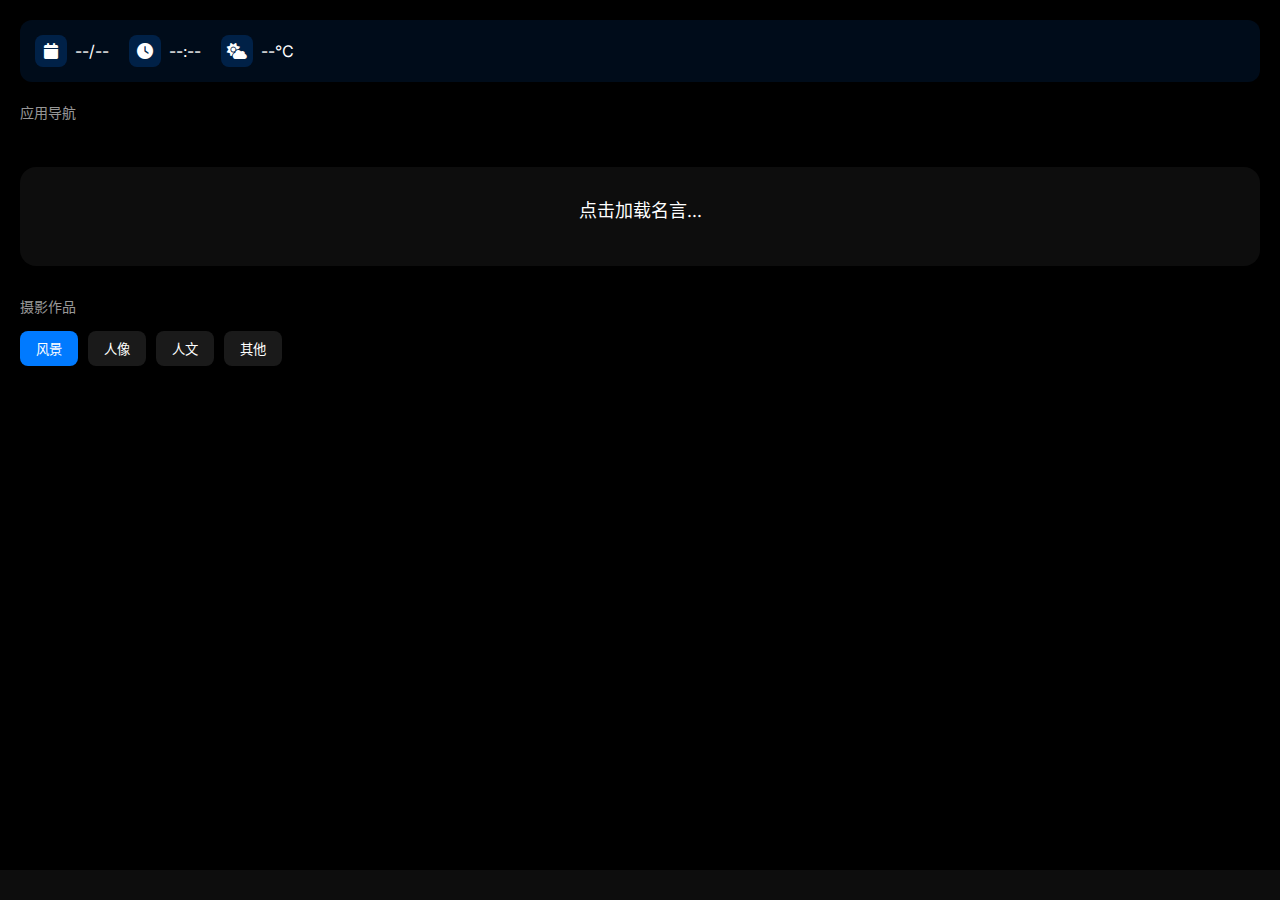
<file: backup/simple.html.working-20260214-231143.html>
<!DOCTYPE html>
<html lang="zh-CN">
<head>
    <meta charset="UTF-8">
    <meta name="viewport" content="width=device-width, initial-scale=1.0">
    <title>Alix go - 调试版</title>
    <link href="https://fonts.googleapis.com/css2?family=Inter:wght@300;400;500;600;700&family=Noto+Serif+SC:wght@300;400;500;600;700&display=swap" rel="stylesheet">
    <link rel="stylesheet" href="https://cdnjs.cloudflare.com/ajax/libs/font-awesome/6.4.0/css/all.min.css">
    <style>
        :root {
            --primary-blue: #007AFF;
            --bg-dark: #000000;
            --text-primary: #FFFFFF;
            --text-secondary: rgba(255, 255, 255, 0.6);
        }
        * { margin: 0; padding: 0; box-sizing: border-box; }
        body { 
            font-family: 'Inter', -apple-system, BlinkMacSystemFont, sans-serif; 
            background: var(--bg-dark); 
            color: var(--text-primary); 
            min-height: 100vh;
            padding: 20px;
        }
        
        /* 状态栏 */
        .status-bar { 
            display: flex; 
            gap: 20px; 
            padding: 15px; 
            background: rgba(0, 122, 255, 0.1); 
            border-radius: 12px; 
            margin-bottom: 20px;
        }
        .status-item { display: flex; align-items: center; gap: 8px; }
        .status-icon { 
            width: 32px; height: 32px; 
            background: rgba(0, 122, 255, 0.2); 
            border-radius: 8px; 
            display: flex; align-items: center; justify-content: center;
        }
        
        /* 应用导航 */
        .apps-section { margin-bottom: 30px; }
        .section-title { font-size: 14px; color: var(--text-secondary); margin-bottom: 15px; text-transform: uppercase; }
        .apps-grid { 
            display: grid; 
            grid-template-columns: repeat(auto-fill, minmax(140px, 1fr)); 
            gap: 14px; 
        }
        .app-item { 
            background: rgba(255, 255, 255, 0.08); 
            border-radius: 16px; 
            padding: 20px; 
            text-align: center; 
            text-decoration: none; 
            color: white;
            transition: all 0.3s;
        }
        .app-item:hover { background: rgba(255, 255, 255, 0.12); transform: translateY(-2px); }
        .app-icon { font-size: 32px; margin-bottom: 8px; }
        .app-name { font-size: 14px; }
        
        /* 底部收藏 */
        .favorites-bar { 
            position: fixed; 
            bottom: 0; left: 0; right: 0; 
            display: flex; 
            justify-content: center; 
            gap: 20px; 
            padding: 15px; 
            background: rgba(255, 255, 255, 0.05); 
            backdrop-filter: blur(10px);
        }
        .fav-item { 
            color: var(--text-secondary); 
            text-decoration: none; 
            font-size: 20px;
            transition: all 0.3s;
        }
        .fav-item:hover { color: white; transform: scale(1.1); }
        
        /* 名言区域 */
        .quote-section { 
            margin: 30px 0; 
            padding: 30px; 
            background: rgba(255, 255, 255, 0.05); 
            border-radius: 16px; 
            text-align: center;
            cursor: pointer;
        }
        .quote-text { font-size: 18px; line-height: 1.6; margin-bottom: 10px; }
        .quote-author { font-size: 14px; color: var(--text-secondary); }
        
        /* 摄影作品 */
        .gallery-section { margin: 30px 0; }
        .gallery-tabs { display: flex; gap: 10px; margin-bottom: 15px; }
        .gallery-tab { 
            padding: 8px 16px; 
            background: rgba(255, 255, 255, 0.1); 
            border: none; 
            color: white; 
            border-radius: 8px; 
            cursor: pointer;
        }
        .gallery-tab.active { background: var(--primary-blue); }
        .gallery-grid { 
            display: grid; 
            grid-template-columns: repeat(3, 1fr); 
            gap: 15px; 
        }
        .gallery-item { 
            aspect-ratio: 3/4; 
            background: rgba(255, 255, 255, 0.1); 
            border-radius: 12px; 
            overflow: hidden;
        }
        .gallery-item img { width: 100%; height: 100%; object-fit: cover; }
        
        .debug-info { 
            position: fixed; 
            top: 10px; right: 10px; 
            background: rgba(255, 0, 0, 0.8); 
            color: white; 
            padding: 10px; 
            border-radius: 8px; 
            font-size: 12px;
            max-width: 300px;
            z-index: 1000;
        }
    </style>
</head>
<body>
    <!-- 状态栏 -->
    <div class="status-bar">
        <div class="status-item">
            <div class="status-icon"><i class="fas fa-calendar"></i></div>
            <span id="current-date">--/--</span>
        </div>
        <div class="status-item">
            <div class="status-icon"><i class="fas fa-clock"></i></div>
            <span id="current-time">--:--</span>
        </div>
        <div class="status-item" id="weather-item" style="cursor: pointer;">
            <div class="status-icon"><i class="fas fa-cloud-sun"></i></div>
            <span id="weather-info">--°C</span>
        </div>
    </div>
    
    <!-- 应用导航 -->
    <div class="apps-section">
        <div class="section-title">应用导航</div>
        <div class="apps-grid" id="apps-grid">
            <!-- 动态生成 -->
        </div>
    </div>
    
    <!-- 每日名言 -->
    <div class="quote-section" id="quote-container">
        <div class="quote-text" id="quote-text">点击加载名言...</div>
        <div class="quote-author" id="quote-author"></div>
    </div>
    
    <!-- 摄影作品 -->
    <div class="gallery-section">
        <div class="section-title">摄影作品</div>
        <div class="gallery-tabs">
            <button class="gallery-tab active" data-category="landscape">风景</button>
            <button class="gallery-tab" data-category="portrait">人像</button>
            <button class="gallery-tab" data-category="humanity">人文</button>
            <button class="gallery-tab" data-category="other">其他</button>
        </div>
        <div class="gallery-grid" id="gallery-grid"></div>
    </div>
    
    <!-- 底部收藏 -->
    <div class="favorites-bar" id="favorites-bar"></div>

    <script>
        // 全局错误捕获
        window.onerror = function(msg, url, line, col, error) {
            console.error(`ERROR: ${msg} (line ${line})`);
            return false;
        };
        
        try {
            
            // 默认配置
            const DEFAULT_CONFIG = {
                apps: [
                    { icon: '📊', name: 'Grafana', url: 'http://localhost:3000' },
                    { icon: '🐳', name: 'Portainer', url: 'http://localhost:9000' },
                    { icon: '🎬', name: 'Jellyfin', url: 'http://localhost:8096' },
                    { icon: '☁️', name: 'AList', url: 'http://localhost:5244' },
                    { icon: '🤖', name: '青龙', url: 'http://localhost:5700' },
                    { icon: '🎵', name: 'Navidrome', url: 'http://localhost:4533' },
                ],
                favorites: [
                    { icon: '🐙', name: 'GitHub', url: 'https://github.com' },
                    { icon: '💻', name: 'Stack', url: 'https://stackoverflow.com' },
                    { icon: '🗣️', name: 'V2EX', url: 'https://www.v2ex.com' },
                    { icon: '❓', name: '知乎', url: 'https://www.zhihu.com' },
                ],
                quotes: [
                    { text: "生活中不缺少美，只是缺少发现美的眼睛。", author: "罗丹" },
                    { text: "Stay hungry, stay foolish.", author: "Steve Jobs" },
                    { text: "千里之行，始于足下。", author: "老子" },
                ]
            };
            
            // 加载配置
            let config;
            try {
                const saved = localStorage.getItem('siteConfig');
                config = saved ? JSON.parse(saved) : JSON.parse(JSON.stringify(DEFAULT_CONFIG));
                log('配置加载成功');
            } catch(e) {
                config = JSON.parse(JSON.stringify(DEFAULT_CONFIG));
                log('使用默认配置');
            }
            
            // 1. 时间日期
            function updateDateTime() {
                try {
                    const now = new Date();
                    const beijingTime = new Date(now.toLocaleString("en-US", {timeZone: "Asia/Shanghai"}));
                    const month = beijingTime.getMonth() + 1;
                    const day = beijingTime.getDate();
                    const hours = String(beijingTime.getHours()).padStart(2, '0');
                    const minutes = String(beijingTime.getMinutes()).padStart(2, '0');
                    
                    const dateEl = document.getElementById('current-date');
                    const timeEl = document.getElementById('current-time');
                    
                    if (dateEl) dateEl.textContent = `${month}/${day}`;
                    if (timeEl) timeEl.textContent = `${hours}:${minutes}`;
                } catch(e) {
                    log('时间更新错误: ' + e.message);
                }
            }
            
            setInterval(updateDateTime, 1000);
            updateDateTime();
            log('✓ 时间日期已启动');
            
            // 2. 天气
            async function getWeather() {
                try {
                    const weatherEl = document.getElementById('weather-info');
                    if (!weatherEl) return;
                    
                    weatherEl.textContent = '加载中...';
                    
                    // 使用一个更简单的API
                    const response = await fetch('https://api.open-meteo.com/v1/forecast?latitude=39.9042&longitude=116.4074&current_weather=true');
                    if (response.ok) {
                        const data = await response.json();
                        const temp = Math.round(data.current_weather.temperature);
                        weatherEl.textContent = `北京 ${temp}°C`;
                        log('✓ 天气加载成功');
                    } else {
                        throw new Error('Weather API error');
                    }
                } catch(e) {
                    log('天气错误: ' + e.message);
                    const weatherEl = document.getElementById('weather-info');
                    if (weatherEl) weatherEl.textContent = '北京 --°C';
                }
            }
            
            getWeather();
            
            // 3. 应用导航
            function renderApps() {
                try {
                    const grid = document.getElementById('apps-grid');
                    if (!grid) {
                        log('错误: 找不到 apps-grid');
                        return;
                    }
                    
                    grid.innerHTML = config.apps.map(app => `
                        <a href="${app.url}" class="app-item" target="_blank">
                            <div class="app-icon">${app.icon}</div>
                            <div class="app-name">${app.name}</div>
                        </a>
                    `).join('');
                    log('✓ 应用导航已渲染');
                } catch(e) {
                    log('应用导航错误: ' + e.message);
                }
            }
            
            renderApps();
            
            // 4. 底部收藏
            function renderFavorites() {
                try {
                    const bar = document.getElementById('favorites-bar');
                    if (!bar) return;
                    
                    bar.innerHTML = config.favorites.map(fav => `
                        <a href="${fav.url}" class="fav-item" target="_blank" title="${fav.name}">${fav.icon}</a>
                    `).join('');
                    log('✓ 收藏已渲染');
                } catch(e) {
                    log('收藏错误: ' + e.message);
                }
            }
            
            renderFavorites();
            
            // 5. 每日名言
            let currentQuoteIndex = 0;
            
            function showQuote() {
                try {
                    const textEl = document.getElementById('quote-text');
                    const authorEl = document.getElementById('quote-author');
                    
                    if (!textEl || !authorEl) return;
                    
                    const quote = config.quotes[currentQuoteIndex % config.quotes.length];
                    textEl.textContent = quote.text;
                    authorEl.textContent = '— ' + quote.author;
                } catch(e) {
                    log('名言错误: ' + e.message);
                }
            }
            
            document.getElementById('quote-container').addEventListener('click', () => {
                currentQuoteIndex++;
                showQuote();
                log('名言已切换');
            });
            
            showQuote();
            log('✓ 名言已显示');
            
            // 6. 摄影作品
            const galleryImages = {
                landscape: [
                    { url: 'https://images.unsplash.com/photo-1506905925346-21bda4d32df4?w=400&h=500&fit=crop', title: '阿尔卑斯山' },
                    { url: 'https://images.unsplash.com/photo-1433086966358-54859d0ed716?w=400&h=500&fit=crop', title: '瀑布森林' },
                    { url: 'https://images.unsplash.com/photo-1470071459604-3b5ec3a7fe05?w=400&h=500&fit=crop', title: '迷雾山谷' },
                ],
                portrait: [
                    { url: 'https://images.unsplash.com/photo-1531746020798-e6953c6e8e04?w=400&h=500&fit=crop', title: '光影肖像' },
                    { url: 'https://images.unsplash.com/photo-1534528741775-53994a69daeb?w=400&h=500&fit=crop', title: '城市女孩' },
                    { url: 'https://images.unsplash.com/photo-1507003211169-0a1dd7228f2d?w=400&h=500&fit=crop', title: '阳光少年' },
                ],
                humanity: [
                    { url: 'https://images.unsplash.com/photo-1516826957135-700dedea698c?w=400&h=500&fit=crop', title: '老街巷弄' },
                    { url: 'https://images.unsplash.com/photo-1517457373958-b7bdd4587205?w=400&h=500&fit=crop', title: '市集热闹' },
                    { url: 'https://images.unsplash.com/photo-1516321318423-f06f85e504b3?w=400&h=500&fit=crop', title: '工匠手艺' },
                ],
                other: [
                    { url: 'https://images.unsplash.com/photo-1550684848-fac1c5b4e853?w=400&h=500&fit=crop', title: '霓虹都市' },
                    { url: 'https://images.unsplash.com/photo-1494438639946-1ebd1d20bf85?w=400&h=500&fit=crop', title: '极简建筑' },
                    { url: 'https://images.unsplash.com/photo-1558591710-4b4a1ae0f04d?w=400&h=500&fit=crop', title: '抽象色彩' },
                ]
            };
            
            let currentCategory = 'landscape';
            
            function renderGallery(category) {
                try {
                    const grid = document.getElementById('gallery-grid');
                    if (!grid) return;
                    
                    const images = galleryImages[category];
                    grid.innerHTML = images.map(img => `
                        <div class="gallery-item">
                            <img src="${img.url}" alt="${img.title}" loading="lazy">
                        </div>
                    `).join('');
                    log('✓ 画廊已渲染: ' + category);
                } catch(e) {
                    log('画廊错误: ' + e.message);
                }
            }
            
            document.querySelectorAll('.gallery-tab').forEach(tab => {
                tab.addEventListener('click', () => {
                    document.querySelectorAll('.gallery-tab').forEach(t => t.classList.remove('active'));
                    tab.classList.add('active');
                    currentCategory = tab.dataset.category;
                    renderGallery(currentCategory);
                });
            });
            
            renderGallery('landscape');
            
            log('=== 所有模块初始化完成 ===');
            
        } catch(e) {
            log('严重错误: ' + e.message);
            console.error(e);
        }
    </script>
</body>
</html>
</file>
